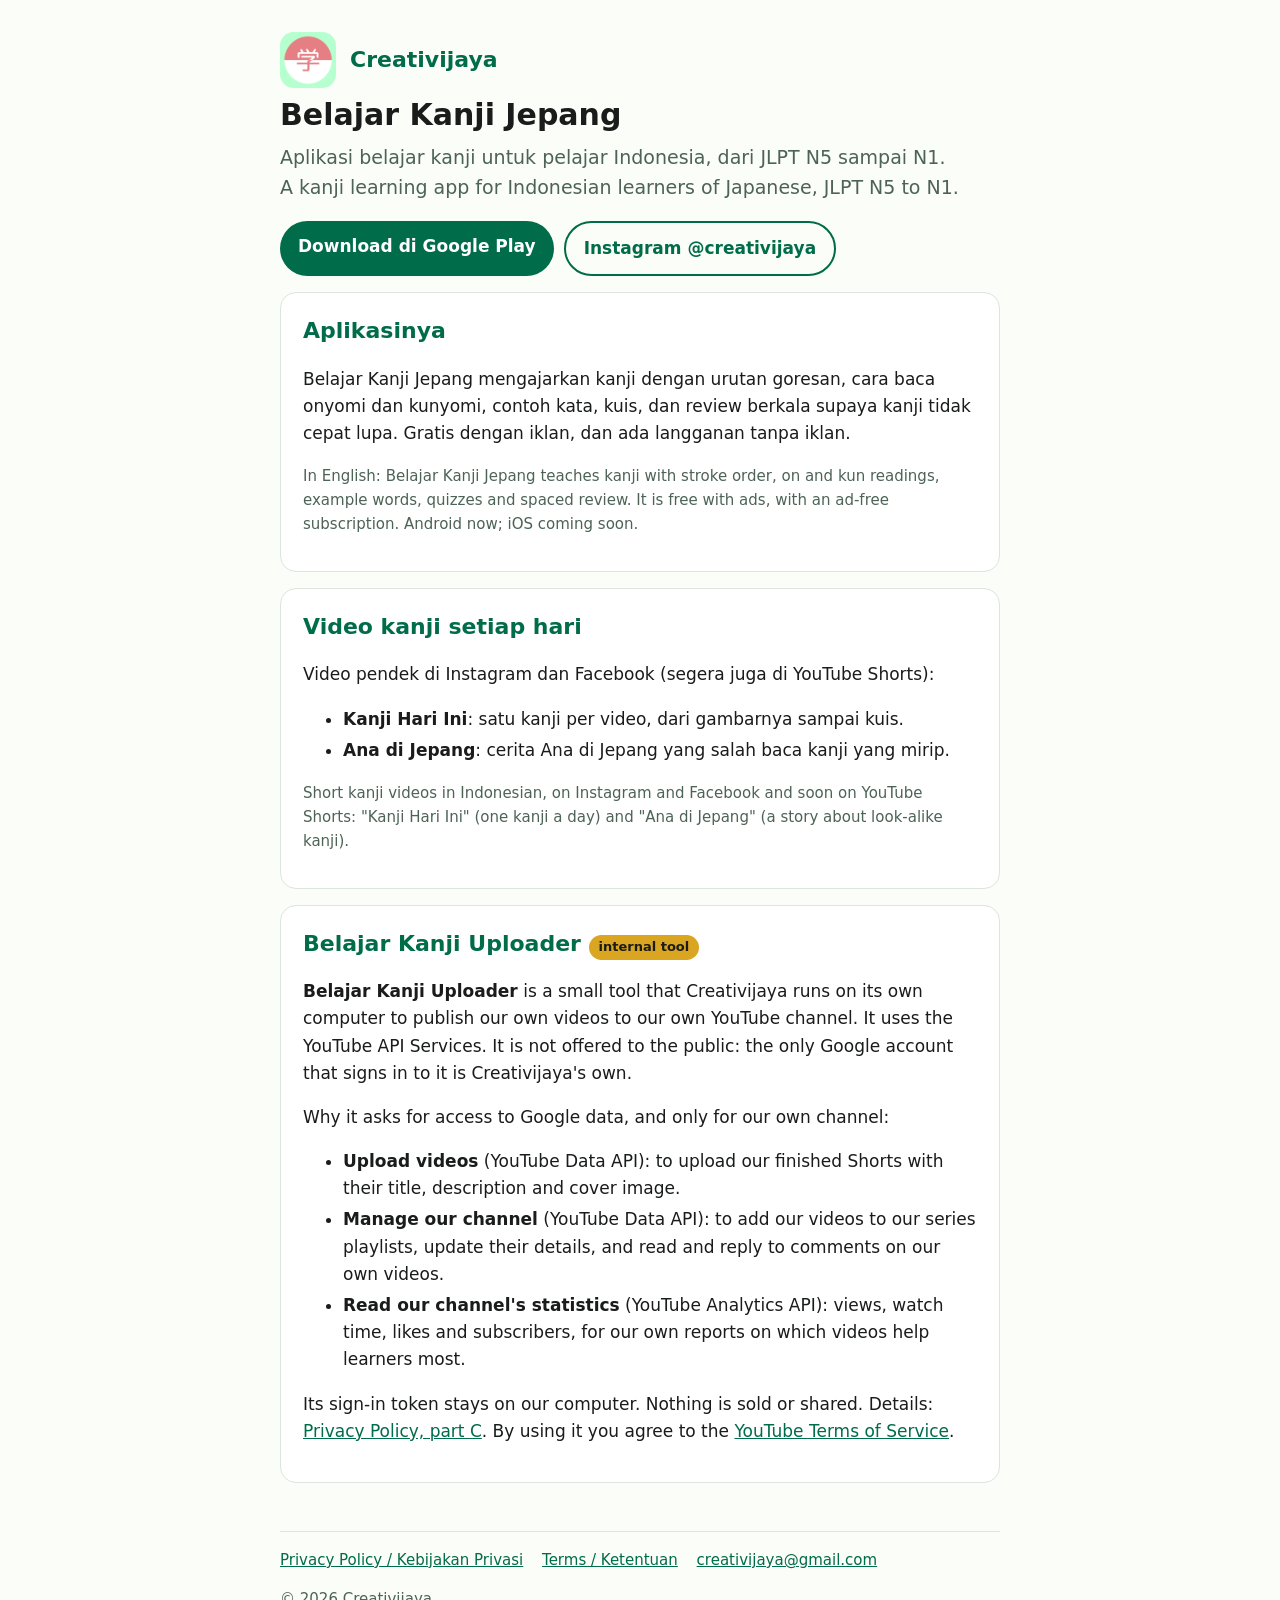
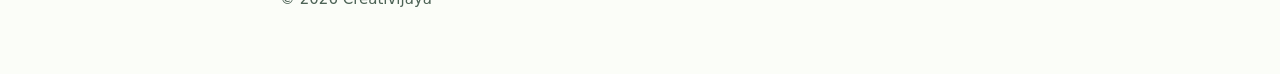
<file: index.html>
<!doctype html>
<html lang="id">
<head>
<meta charset="utf-8">
<meta name="viewport" content="width=device-width, initial-scale=1">
<title>Creativijaya: Belajar Kanji Jepang</title>
<meta name="description" content="Creativijaya makes Belajar Kanji Jepang, a kanji learning app for Indonesian learners of Japanese (JLPT N5 to N1), and short kanji videos.">
<link rel="icon" href="logo.png">
<link rel="stylesheet" href="style.css">
</head>
<body>
<div class="wrap">

<header class="top">
  <img src="logo.png" alt="Belajar Kanji Jepang app icon">
  <a class="name" href="./">Creativijaya</a>
</header>

<h1>Belajar Kanji Jepang</h1>
<p class="lead">Aplikasi belajar kanji untuk pelajar Indonesia, dari JLPT N5 sampai N1.<br>
A kanji learning app for Indonesian learners of Japanese, JLPT N5 to N1.</p>

<div class="buttons">
  <a class="btn" href="https://play.google.com/store/apps/details?id=com.creativijaya.n5_android">Download di Google Play</a>
  <a class="btn alt" href="https://www.instagram.com/creativijaya/">Instagram @creativijaya</a>
</div>

<div class="card">
  <h2>Aplikasinya</h2>
  <p>Belajar Kanji Jepang mengajarkan kanji dengan urutan goresan, cara baca onyomi dan kunyomi, contoh kata, kuis, dan review berkala supaya kanji tidak cepat lupa. Gratis dengan iklan, dan ada langganan tanpa iklan.</p>
  <p class="meta">In English: Belajar Kanji Jepang teaches kanji with stroke order, on and kun readings, example words, quizzes and spaced review. It is free with ads, with an ad-free subscription. Android now; iOS coming soon.</p>
</div>

<div class="card">
  <h2>Video kanji setiap hari</h2>
  <p>Video pendek di Instagram dan Facebook (segera juga di YouTube Shorts):</p>
  <ul>
    <li><b>Kanji Hari Ini</b>: satu kanji per video, dari gambarnya sampai kuis.</li>
    <li><b>Ana di Jepang</b>: cerita Ana di Jepang yang salah baca kanji yang mirip.</li>
  </ul>
  <p class="meta">Short kanji videos in Indonesian, on Instagram and Facebook and soon on YouTube Shorts: "Kanji Hari Ini" (one kanji a day) and "Ana di Jepang" (a story about look-alike kanji).</p>
</div>

<div class="card" id="uploader">
  <h2>Belajar Kanji Uploader <span class="tag">internal tool</span></h2>
  <p><b>Belajar Kanji Uploader</b> is a small tool that Creativijaya runs on its own computer to publish our own videos to our own YouTube channel. It uses the YouTube API Services. It is not offered to the public: the only Google account that signs in to it is Creativijaya's own.</p>
  <p>Why it asks for access to Google data, and only for our own channel:</p>
  <ul>
    <li><b>Upload videos</b> (YouTube Data API): to upload our finished Shorts with their title, description and cover image.</li>
    <li><b>Manage our channel</b> (YouTube Data API): to add our videos to our series playlists, update their details, and read and reply to comments on our own videos.</li>
    <li><b>Read our channel's statistics</b> (YouTube Analytics API): views, watch time, likes and subscribers, for our own reports on which videos help learners most.</li>
  </ul>
  <p>Its sign-in token stays on our computer. Nothing is sold or shared. Details: <a href="privacy.html#uploader">Privacy Policy, part C</a>. By using it you agree to the <a href="https://www.youtube.com/t/terms">YouTube Terms of Service</a>.</p>
</div>

<footer>
  <a href="privacy.html">Privacy Policy / Kebijakan Privasi</a>
  <a href="terms.html">Terms / Ketentuan</a>
  <a href="mailto:creativijaya@gmail.com">creativijaya@gmail.com</a>
  <p>© 2026 Creativijaya</p>
</footer>

</div>
</body>
</html>
</file>
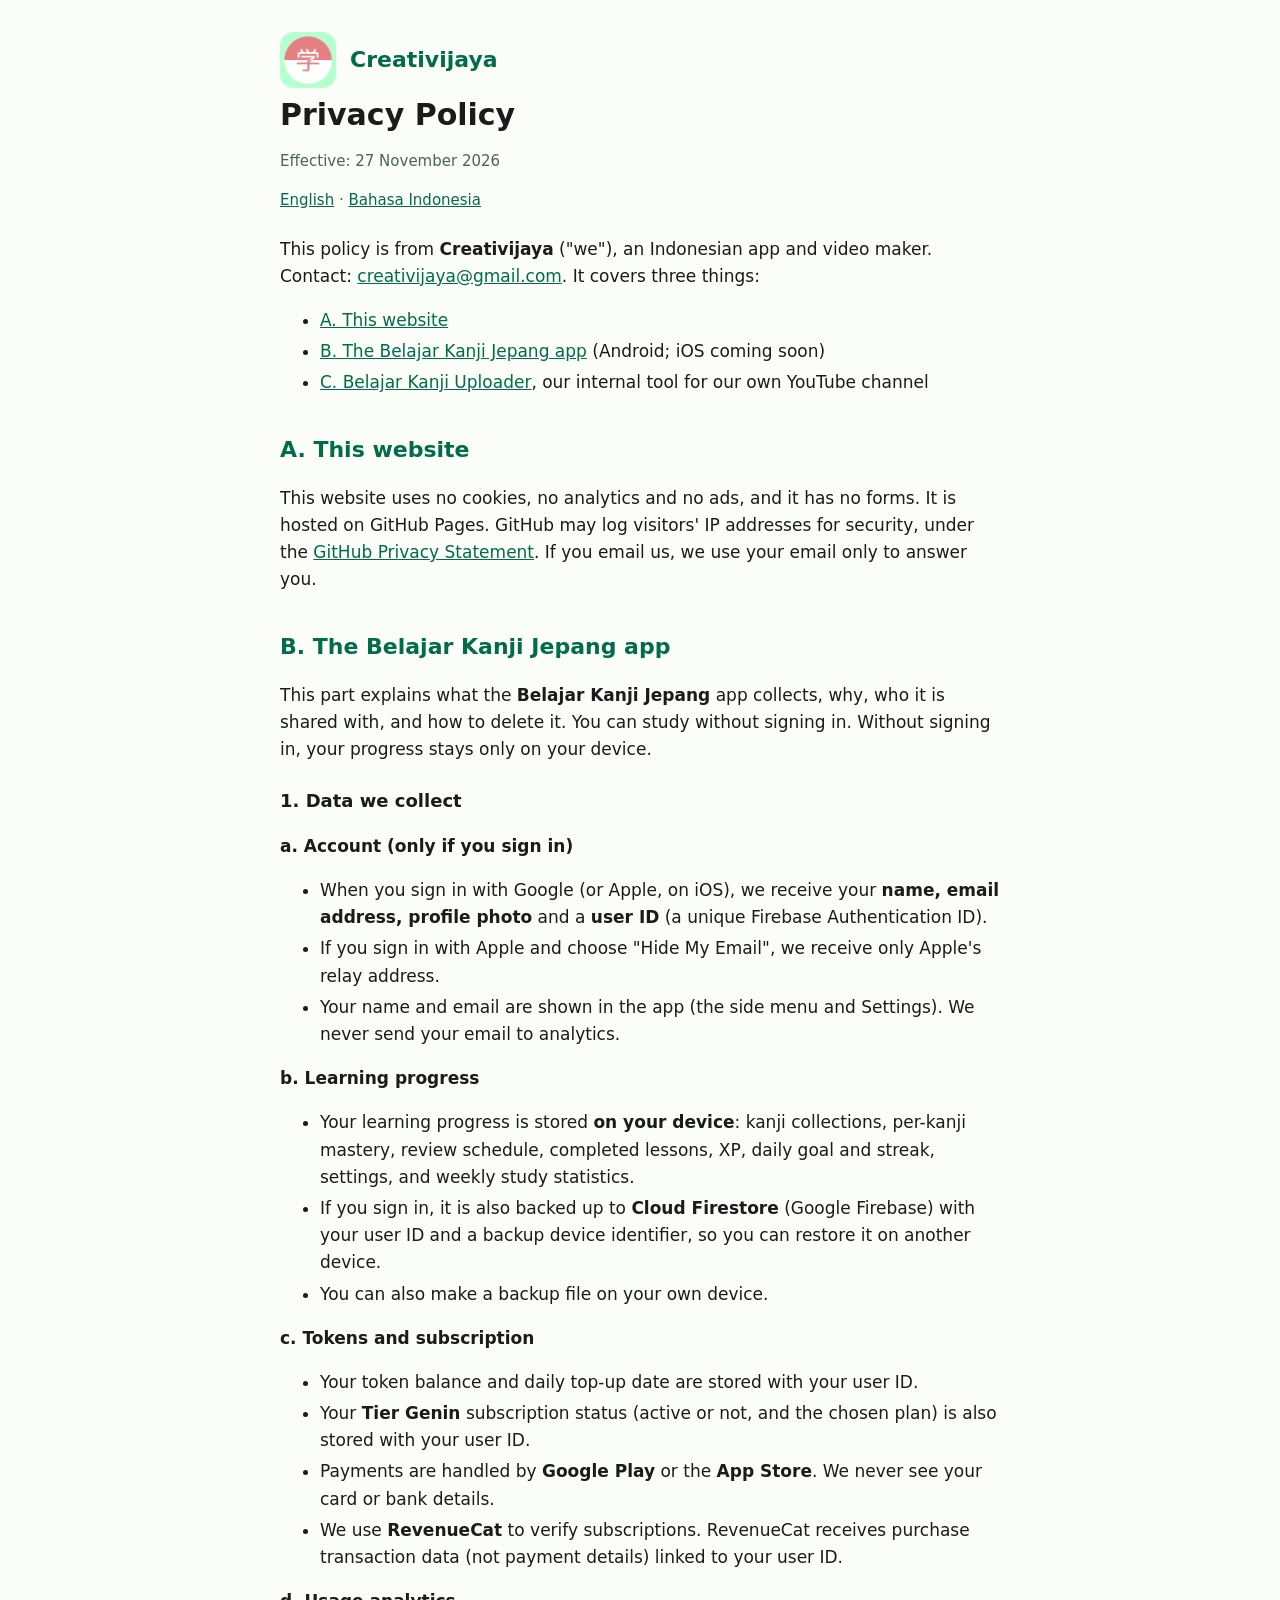
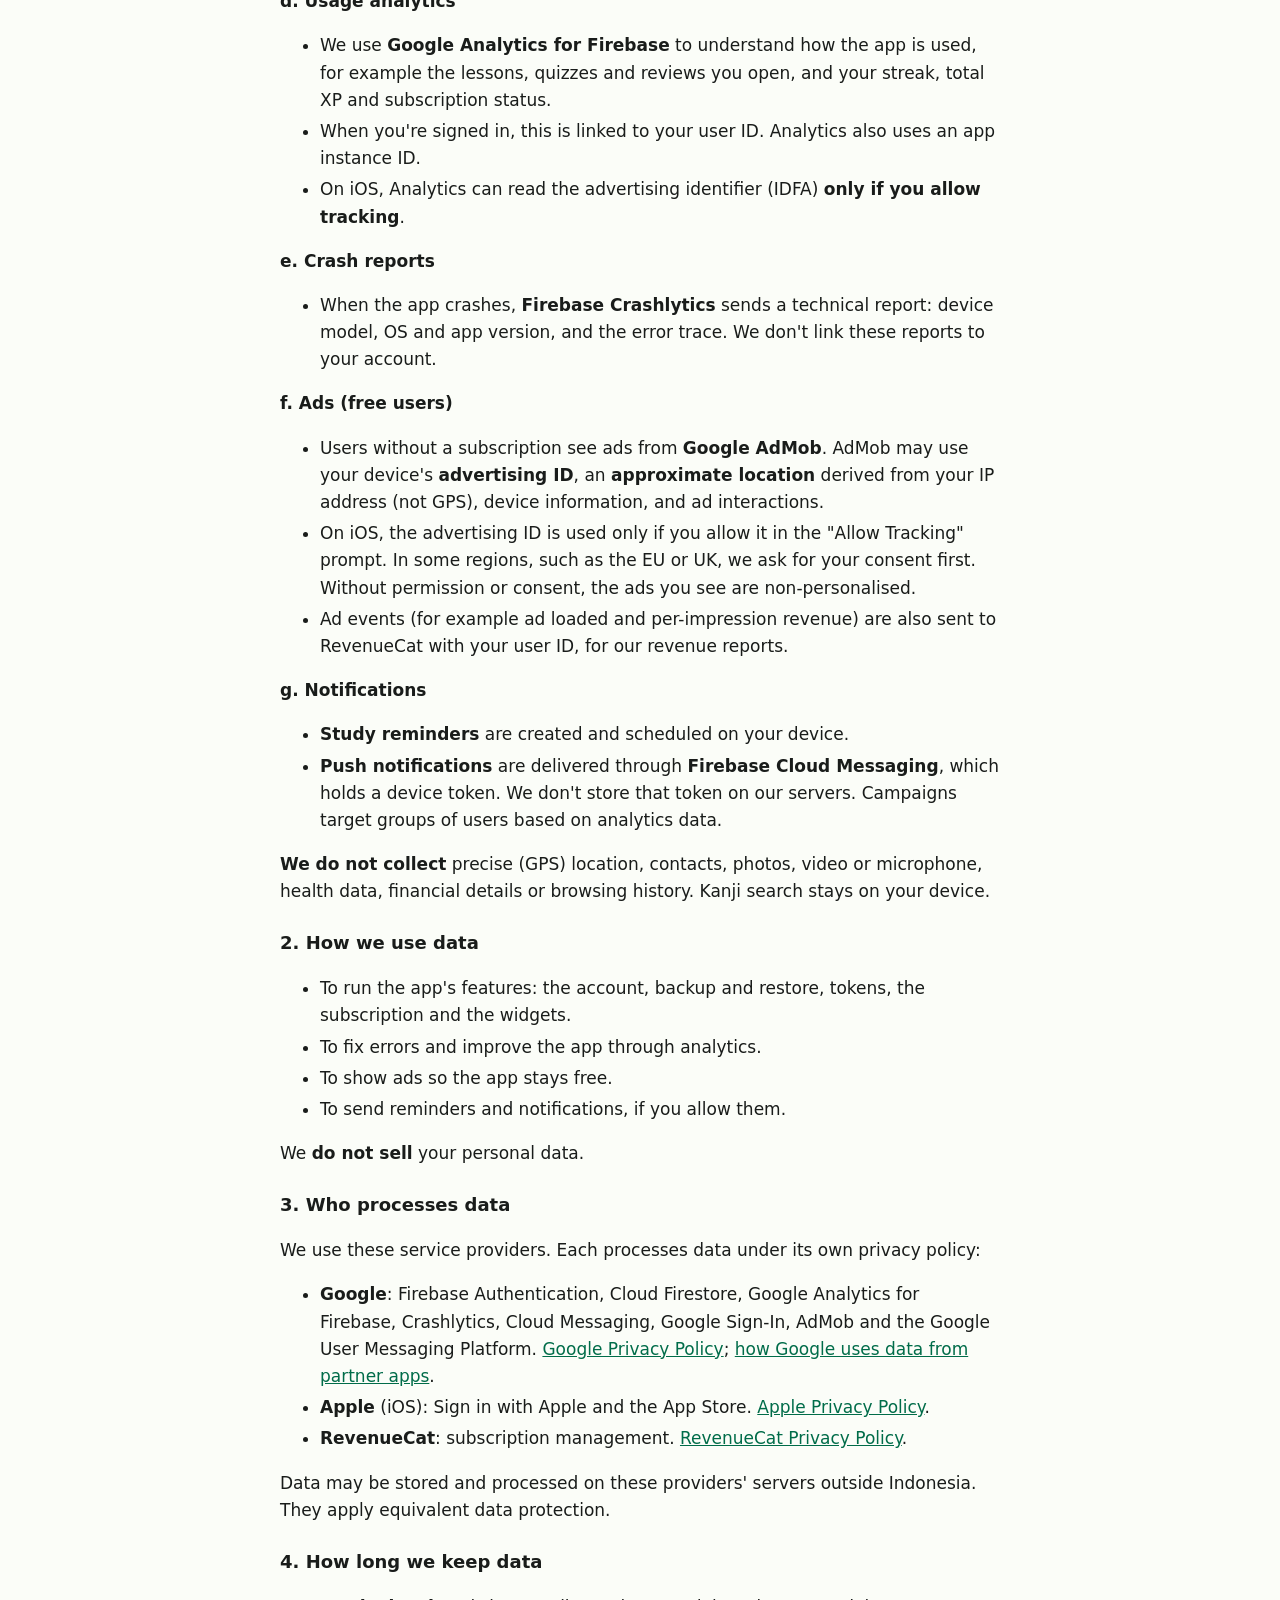
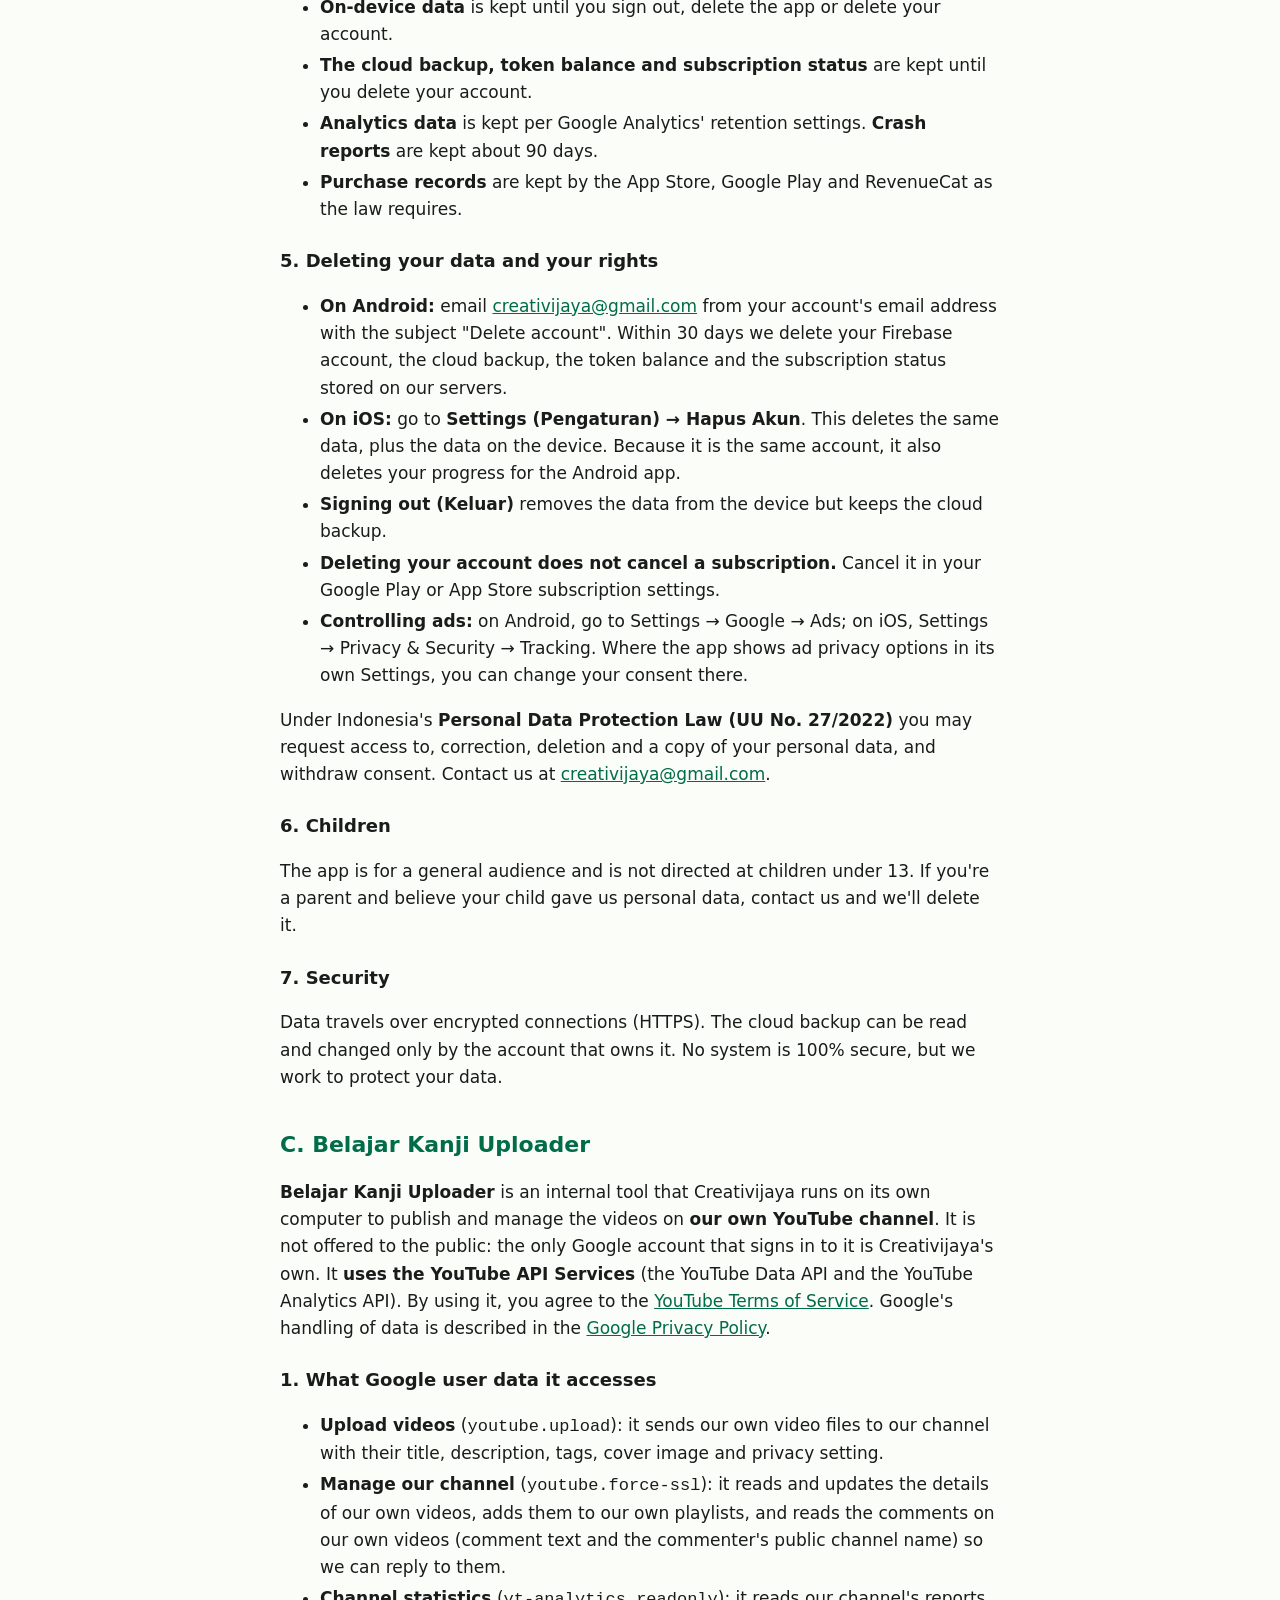
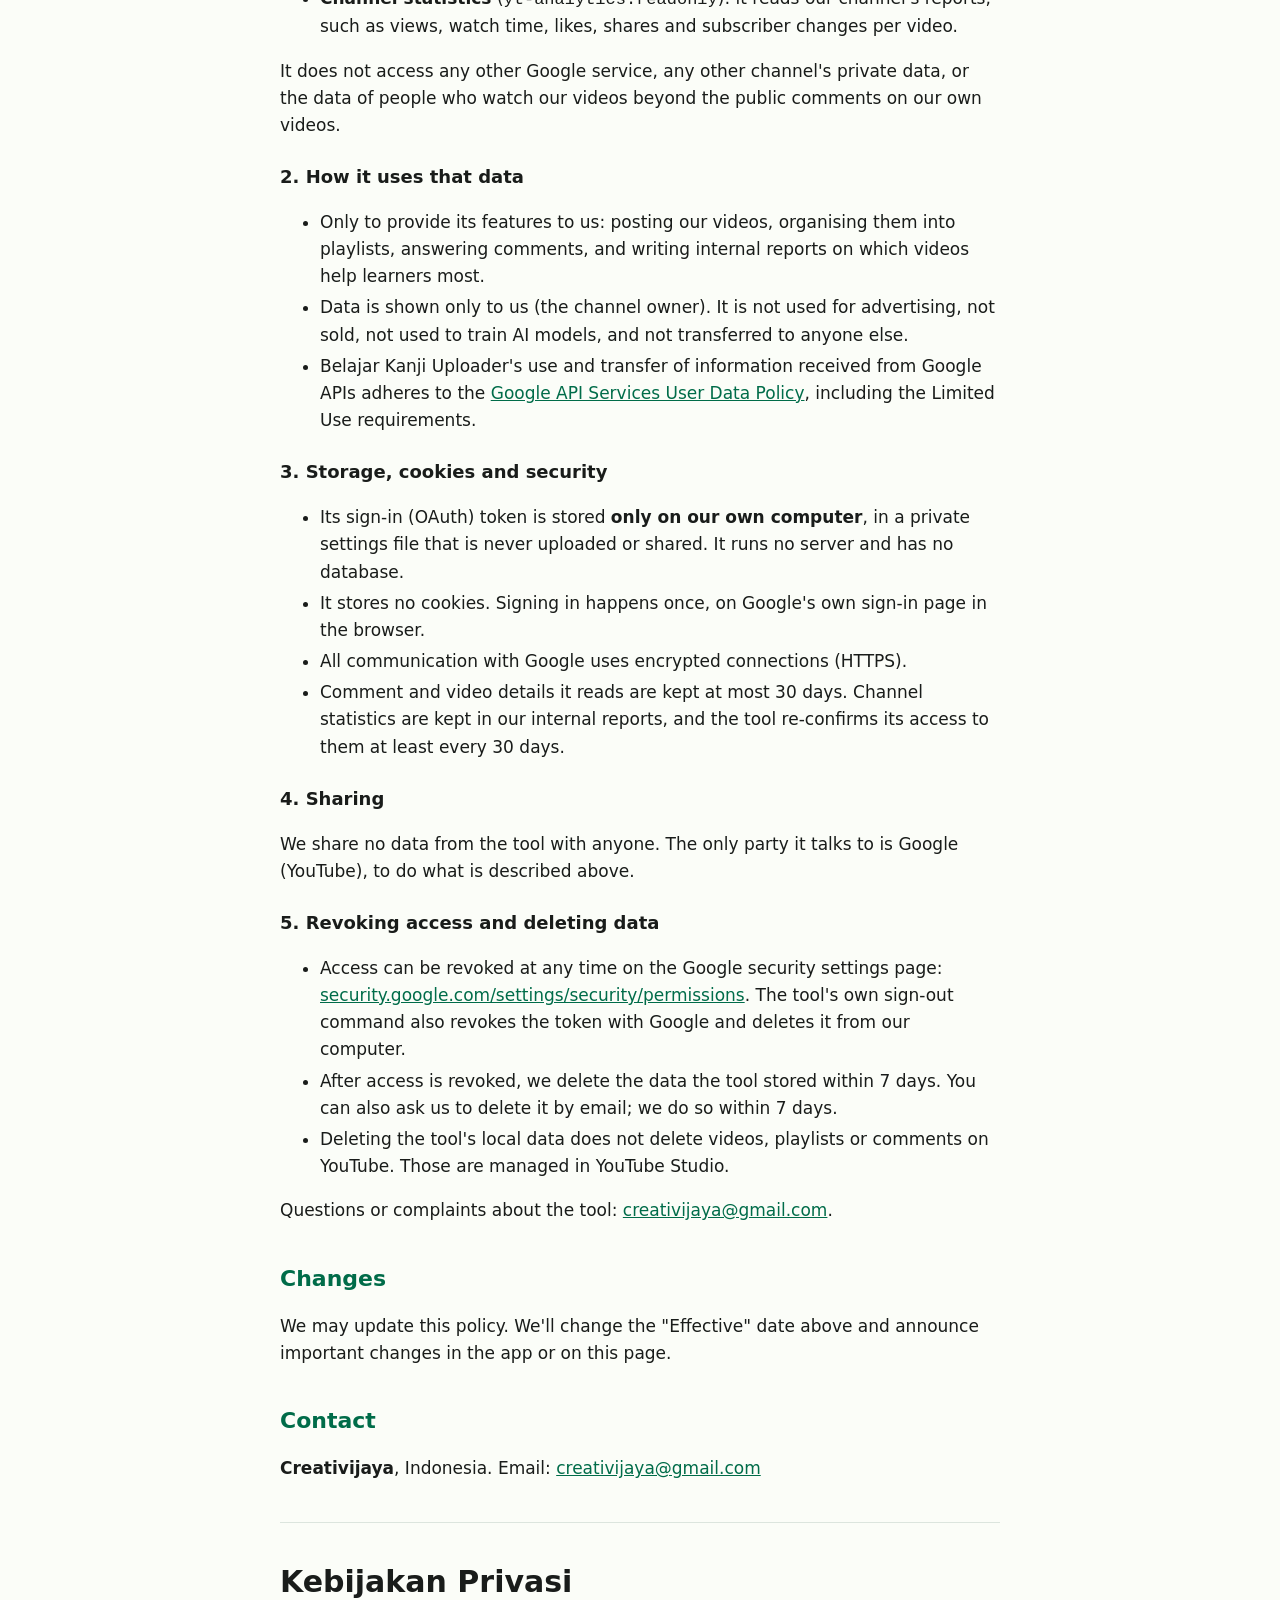
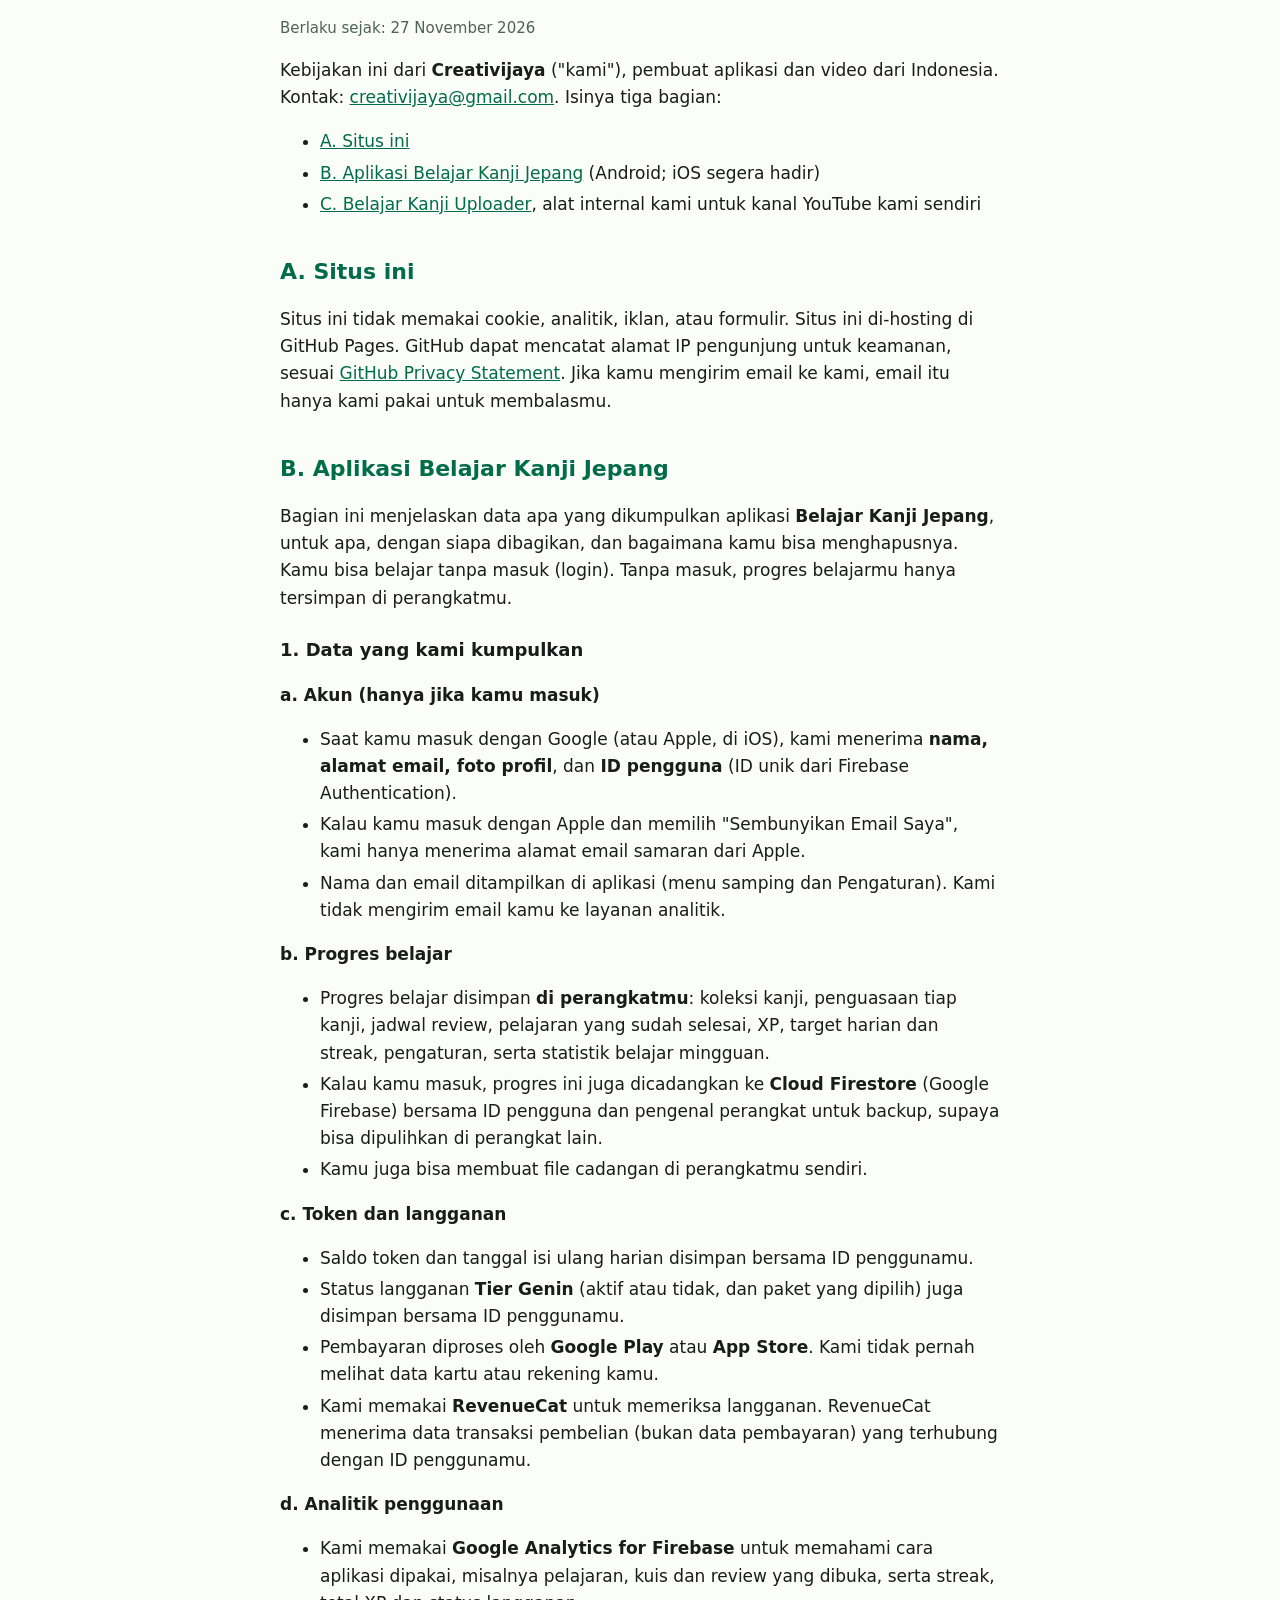
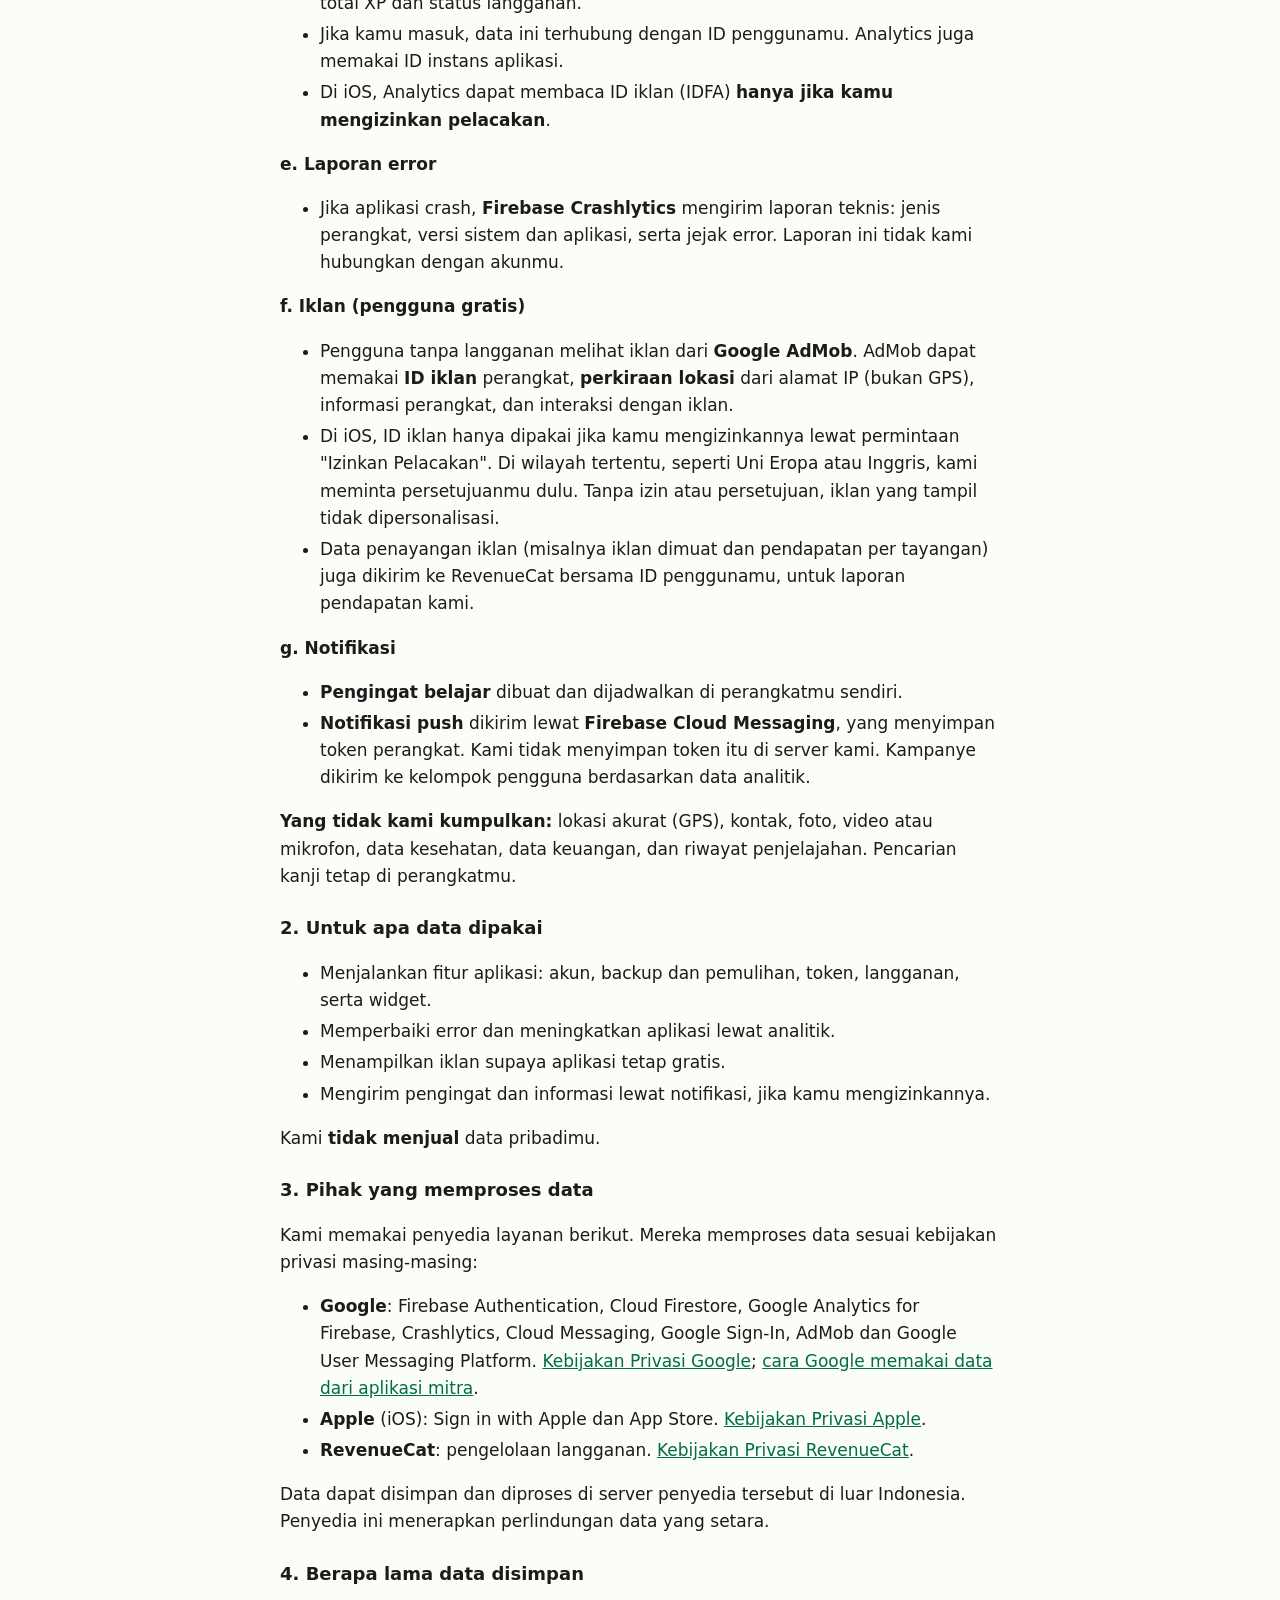
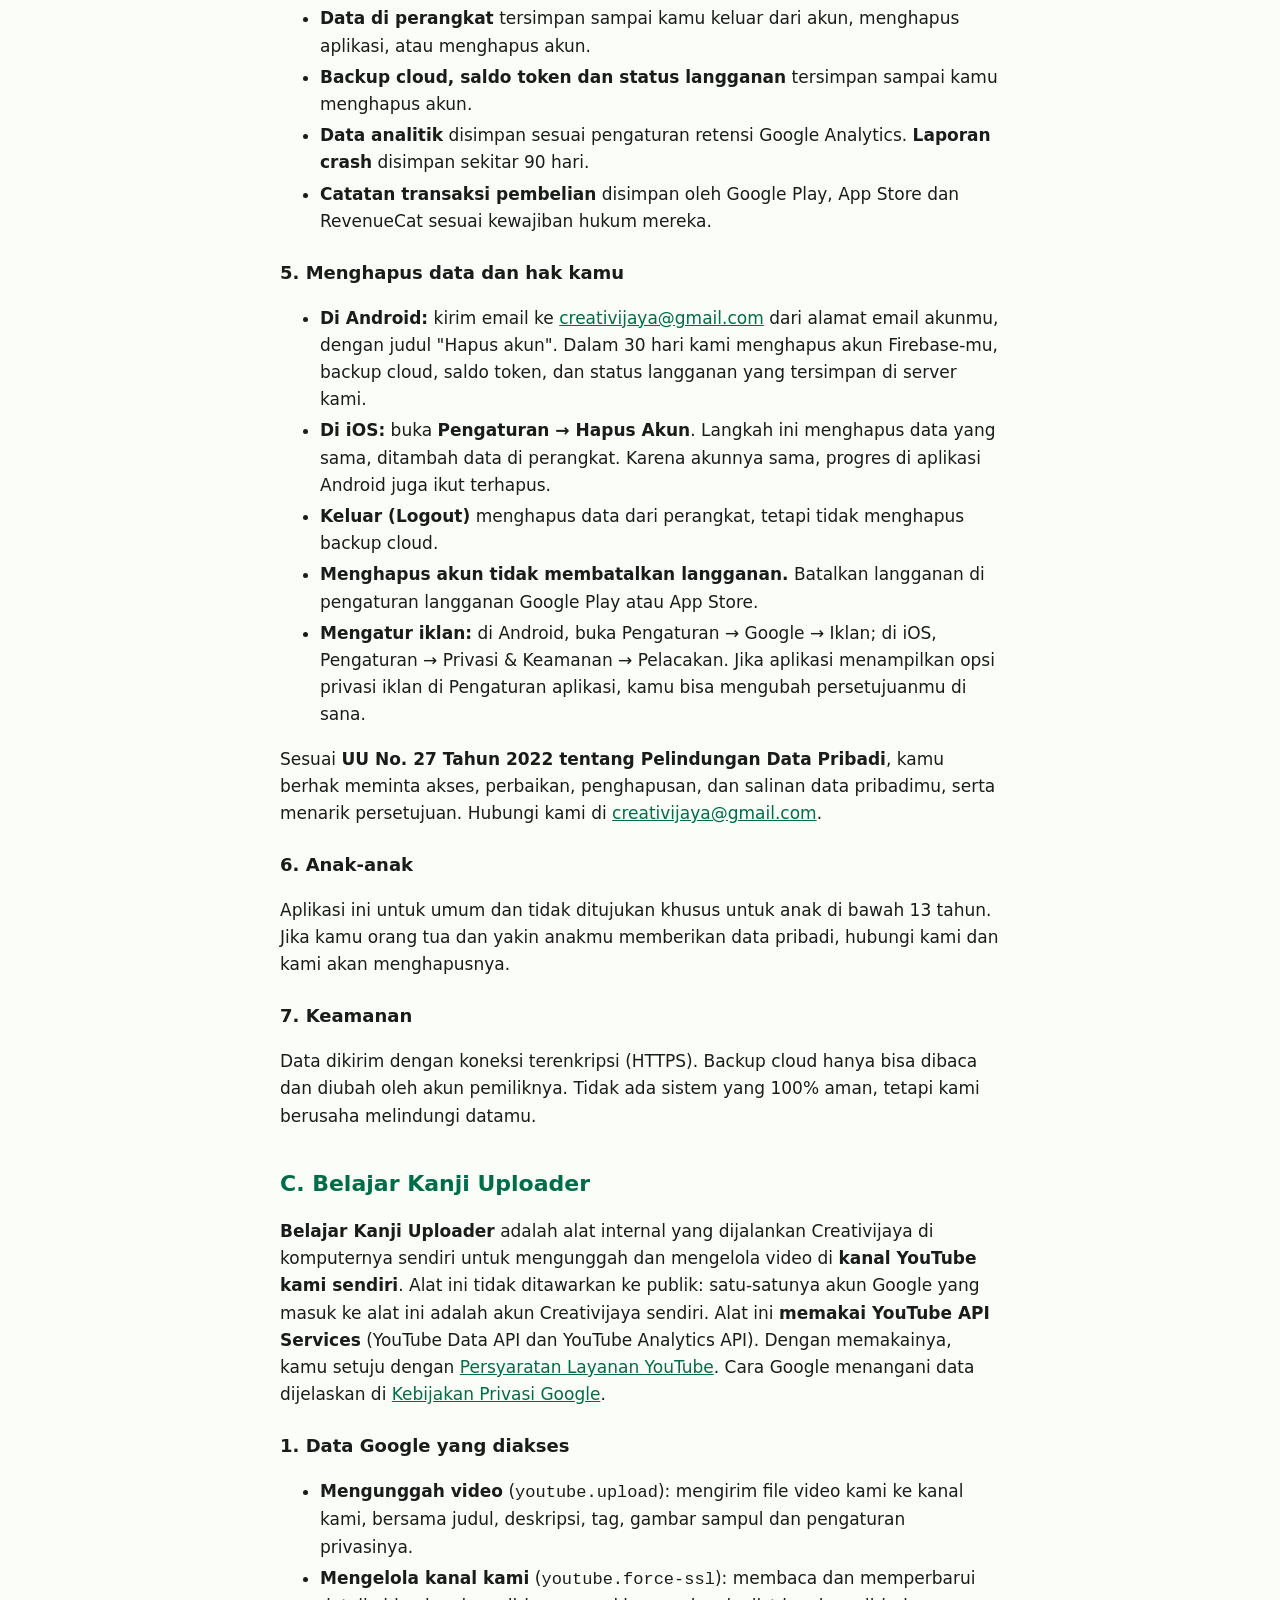
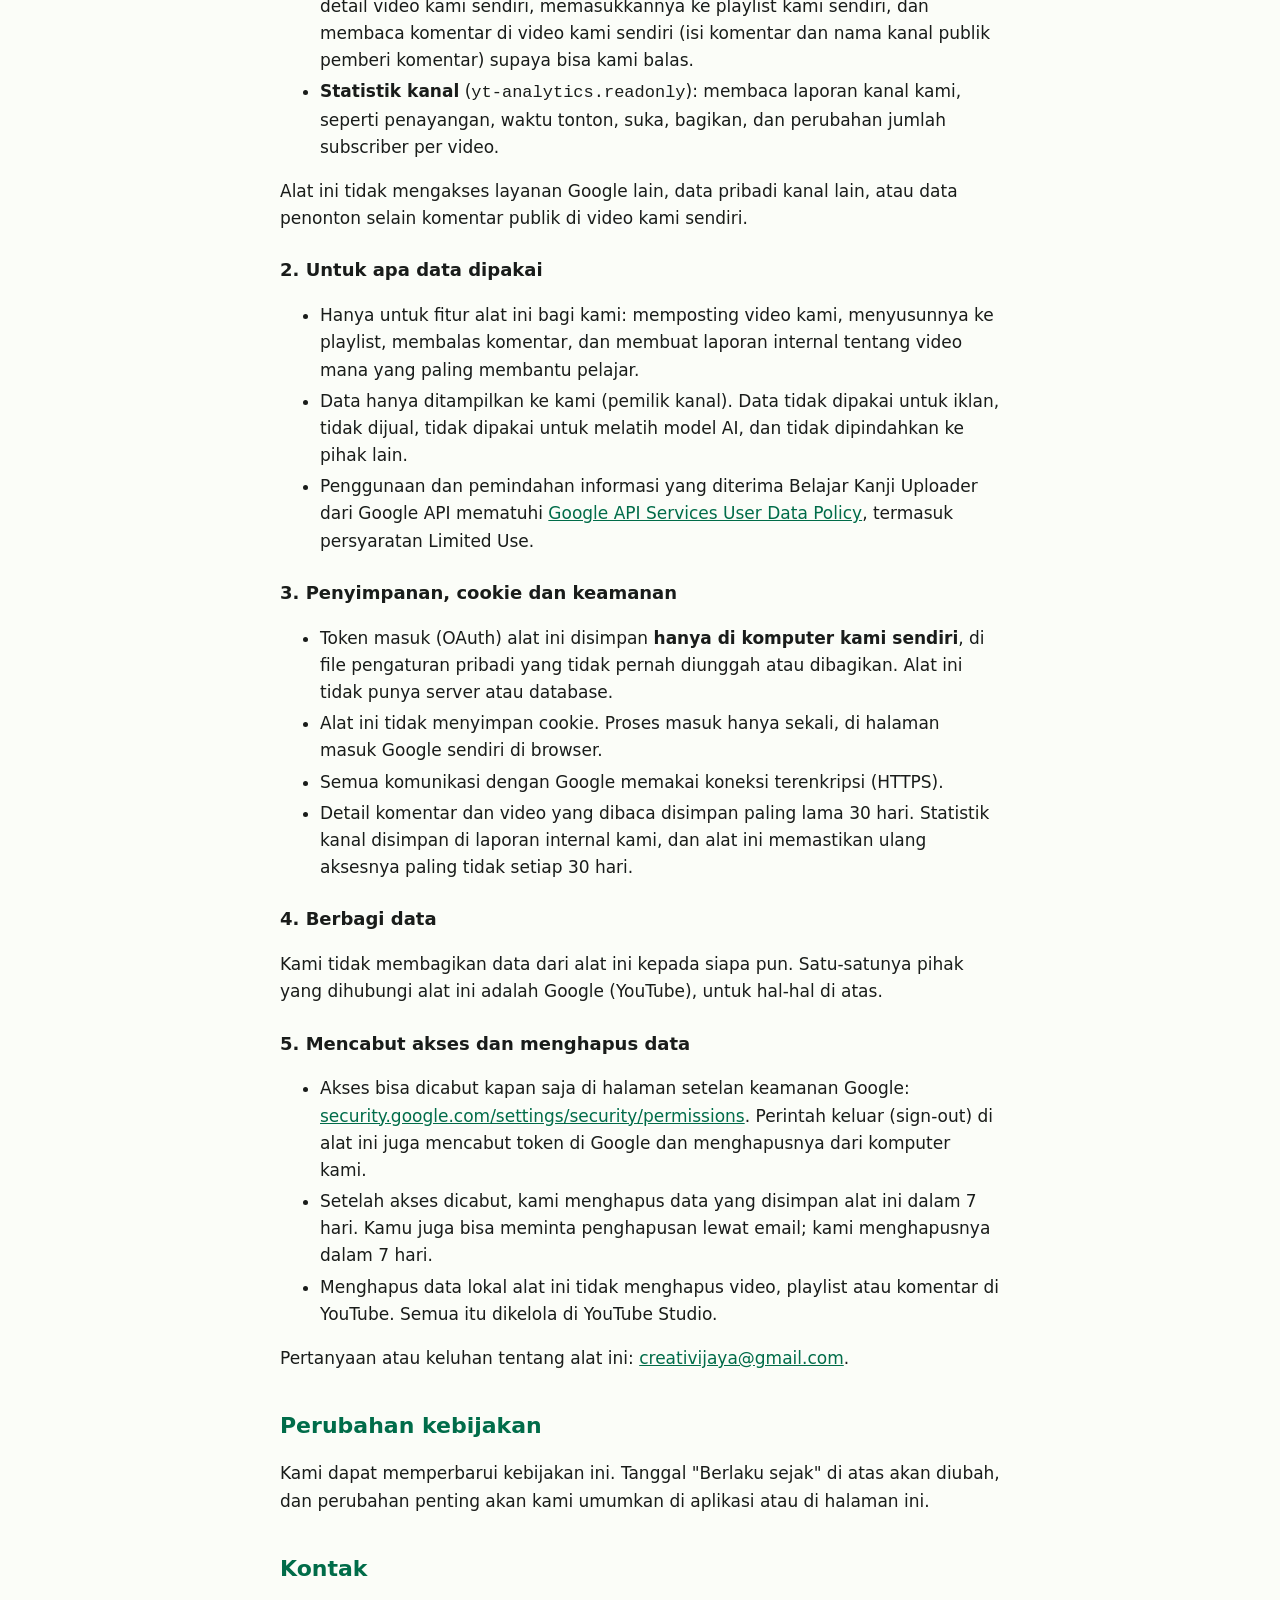
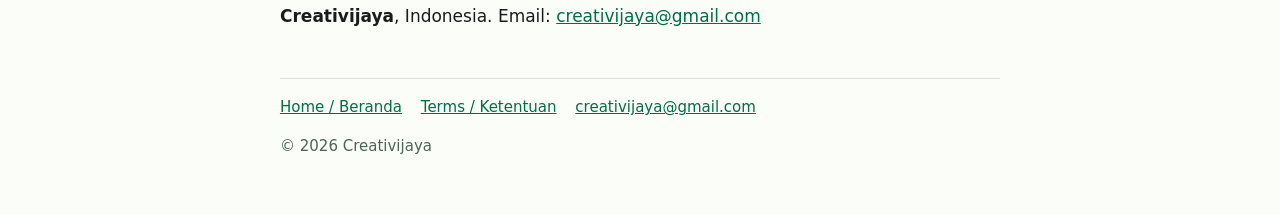
<file: privacy.html>
<!doctype html>
<html lang="en">
<head>
<meta charset="utf-8">
<meta name="viewport" content="width=device-width, initial-scale=1">
<title>Privacy Policy / Kebijakan Privasi: Creativijaya</title>
<link rel="icon" href="logo.png">
<link rel="stylesheet" href="style.css">
</head>
<body>
<div class="wrap">

<header class="top">
  <img src="logo.png" alt="Belajar Kanji Jepang app icon">
  <a class="name" href="./">Creativijaya</a>
</header>

<h1>Privacy Policy</h1>
<p class="meta">Effective: 27 November 2026</p>
<nav class="lang"><a href="#en">English</a> · <a href="#id">Bahasa Indonesia</a></nav>

<section id="en" lang="en">
<p>This policy is from <b>Creativijaya</b> ("we"), an Indonesian app and video maker. Contact: <a href="mailto:creativijaya@gmail.com">creativijaya@gmail.com</a>. It covers three things:</p>
<ul>
  <li><a href="#website">A. This website</a></li>
  <li><a href="#app">B. The Belajar Kanji Jepang app</a> (Android; iOS coming soon)</li>
  <li><a href="#uploader">C. Belajar Kanji Uploader</a>, our internal tool for our own YouTube channel</li>
</ul>

<h2 id="website">A. This website</h2>
<p>This website uses no cookies, no analytics and no ads, and it has no forms. It is hosted on GitHub Pages. GitHub may log visitors' IP addresses for security, under the <a href="https://docs.github.com/en/site-policy/privacy-policies/github-general-privacy-statement">GitHub Privacy Statement</a>. If you email us, we use your email only to answer you.</p>

<h2 id="app">B. The Belajar Kanji Jepang app</h2>
<p>This part explains what the <b>Belajar Kanji Jepang</b> app collects, why, who it is shared with, and how to delete it. You can study without signing in. Without signing in, your progress stays only on your device.</p>

<h3>1. Data we collect</h3>
<p><b>a. Account (only if you sign in)</b></p>
<ul>
  <li>When you sign in with Google (or Apple, on iOS), we receive your <b>name, email address, profile photo</b> and a <b>user ID</b> (a unique Firebase Authentication ID).</li>
  <li>If you sign in with Apple and choose "Hide My Email", we receive only Apple's relay address.</li>
  <li>Your name and email are shown in the app (the side menu and Settings). We never send your email to analytics.</li>
</ul>
<p><b>b. Learning progress</b></p>
<ul>
  <li>Your learning progress is stored <b>on your device</b>: kanji collections, per-kanji mastery, review schedule, completed lessons, XP, daily goal and streak, settings, and weekly study statistics.</li>
  <li>If you sign in, it is also backed up to <b>Cloud Firestore</b> (Google Firebase) with your user ID and a backup device identifier, so you can restore it on another device.</li>
  <li>You can also make a backup file on your own device.</li>
</ul>
<p><b>c. Tokens and subscription</b></p>
<ul>
  <li>Your token balance and daily top-up date are stored with your user ID.</li>
  <li>Your <b>Tier Genin</b> subscription status (active or not, and the chosen plan) is also stored with your user ID.</li>
  <li>Payments are handled by <b>Google Play</b> or the <b>App Store</b>. We never see your card or bank details.</li>
  <li>We use <b>RevenueCat</b> to verify subscriptions. RevenueCat receives purchase transaction data (not payment details) linked to your user ID.</li>
</ul>
<p><b>d. Usage analytics</b></p>
<ul>
  <li>We use <b>Google Analytics for Firebase</b> to understand how the app is used, for example the lessons, quizzes and reviews you open, and your streak, total XP and subscription status.</li>
  <li>When you're signed in, this is linked to your user ID. Analytics also uses an app instance ID.</li>
  <li>On iOS, Analytics can read the advertising identifier (IDFA) <b>only if you allow tracking</b>.</li>
</ul>
<p><b>e. Crash reports</b></p>
<ul>
  <li>When the app crashes, <b>Firebase Crashlytics</b> sends a technical report: device model, OS and app version, and the error trace. We don't link these reports to your account.</li>
</ul>
<p><b>f. Ads (free users)</b></p>
<ul>
  <li>Users without a subscription see ads from <b>Google AdMob</b>. AdMob may use your device's <b>advertising ID</b>, an <b>approximate location</b> derived from your IP address (not GPS), device information, and ad interactions.</li>
  <li>On iOS, the advertising ID is used only if you allow it in the "Allow Tracking" prompt. In some regions, such as the EU or UK, we ask for your consent first. Without permission or consent, the ads you see are non-personalised.</li>
  <li>Ad events (for example ad loaded and per-impression revenue) are also sent to RevenueCat with your user ID, for our revenue reports.</li>
</ul>
<p><b>g. Notifications</b></p>
<ul>
  <li><b>Study reminders</b> are created and scheduled on your device.</li>
  <li><b>Push notifications</b> are delivered through <b>Firebase Cloud Messaging</b>, which holds a device token. We don't store that token on our servers. Campaigns target groups of users based on analytics data.</li>
</ul>
<p><b>We do not collect</b> precise (GPS) location, contacts, photos, video or microphone, health data, financial details or browsing history. Kanji search stays on your device.</p>

<h3>2. How we use data</h3>
<ul>
  <li>To run the app's features: the account, backup and restore, tokens, the subscription and the widgets.</li>
  <li>To fix errors and improve the app through analytics.</li>
  <li>To show ads so the app stays free.</li>
  <li>To send reminders and notifications, if you allow them.</li>
</ul>
<p>We <b>do not sell</b> your personal data.</p>

<h3>3. Who processes data</h3>
<p>We use these service providers. Each processes data under its own privacy policy:</p>
<ul>
  <li><b>Google</b>: Firebase Authentication, Cloud Firestore, Google Analytics for Firebase, Crashlytics, Cloud Messaging, Google Sign-In, AdMob and the Google User Messaging Platform. <a href="https://policies.google.com/privacy">Google Privacy Policy</a>; <a href="https://policies.google.com/technologies/partner-sites">how Google uses data from partner apps</a>.</li>
  <li><b>Apple</b> (iOS): Sign in with Apple and the App Store. <a href="https://www.apple.com/legal/privacy/">Apple Privacy Policy</a>.</li>
  <li><b>RevenueCat</b>: subscription management. <a href="https://www.revenuecat.com/privacy">RevenueCat Privacy Policy</a>.</li>
</ul>
<p>Data may be stored and processed on these providers' servers outside Indonesia. They apply equivalent data protection.</p>

<h3>4. How long we keep data</h3>
<ul>
  <li><b>On-device data</b> is kept until you sign out, delete the app or delete your account.</li>
  <li><b>The cloud backup, token balance and subscription status</b> are kept until you delete your account.</li>
  <li><b>Analytics data</b> is kept per Google Analytics' retention settings. <b>Crash reports</b> are kept about 90 days.</li>
  <li><b>Purchase records</b> are kept by the App Store, Google Play and RevenueCat as the law requires.</li>
</ul>

<h3>5. Deleting your data and your rights</h3>
<ul>
  <li><b>On Android:</b> email <a href="mailto:creativijaya@gmail.com">creativijaya@gmail.com</a> from your account's email address with the subject "Delete account". Within 30 days we delete your Firebase account, the cloud backup, the token balance and the subscription status stored on our servers.</li>
  <li><b>On iOS:</b> go to <b>Settings (Pengaturan) → Hapus Akun</b>. This deletes the same data, plus the data on the device. Because it is the same account, it also deletes your progress for the Android app.</li>
  <li><b>Signing out (Keluar)</b> removes the data from the device but keeps the cloud backup.</li>
  <li><b>Deleting your account does not cancel a subscription.</b> Cancel it in your Google Play or App Store subscription settings.</li>
  <li><b>Controlling ads:</b> on Android, go to Settings → Google → Ads; on iOS, Settings → Privacy &amp; Security → Tracking. Where the app shows ad privacy options in its own Settings, you can change your consent there.</li>
</ul>
<p>Under Indonesia's <b>Personal Data Protection Law (UU No. 27/2022)</b> you may request access to, correction, deletion and a copy of your personal data, and withdraw consent. Contact us at <a href="mailto:creativijaya@gmail.com">creativijaya@gmail.com</a>.</p>

<h3>6. Children</h3>
<p>The app is for a general audience and is not directed at children under 13. If you're a parent and believe your child gave us personal data, contact us and we'll delete it.</p>

<h3>7. Security</h3>
<p>Data travels over encrypted connections (HTTPS). The cloud backup can be read and changed only by the account that owns it. No system is 100% secure, but we work to protect your data.</p>

<h2 id="uploader">C. Belajar Kanji Uploader</h2>
<p><b>Belajar Kanji Uploader</b> is an internal tool that Creativijaya runs on its own computer to publish and manage the videos on <b>our own YouTube channel</b>. It is not offered to the public: the only Google account that signs in to it is Creativijaya's own. It <b>uses the YouTube API Services</b> (the YouTube Data API and the YouTube Analytics API). By using it, you agree to the <a href="https://www.youtube.com/t/terms">YouTube Terms of Service</a>. Google's handling of data is described in the <a href="https://policies.google.com/privacy">Google Privacy Policy</a>.</p>

<h3>1. What Google user data it accesses</h3>
<ul>
  <li><b>Upload videos</b> (<code>youtube.upload</code>): it sends our own video files to our channel with their title, description, tags, cover image and privacy setting.</li>
  <li><b>Manage our channel</b> (<code>youtube.force-ssl</code>): it reads and updates the details of our own videos, adds them to our own playlists, and reads the comments on our own videos (comment text and the commenter's public channel name) so we can reply to them.</li>
  <li><b>Channel statistics</b> (<code>yt-analytics.readonly</code>): it reads our channel's reports, such as views, watch time, likes, shares and subscriber changes per video.</li>
</ul>
<p>It does not access any other Google service, any other channel's private data, or the data of people who watch our videos beyond the public comments on our own videos.</p>

<h3>2. How it uses that data</h3>
<ul>
  <li>Only to provide its features to us: posting our videos, organising them into playlists, answering comments, and writing internal reports on which videos help learners most.</li>
  <li>Data is shown only to us (the channel owner). It is not used for advertising, not sold, not used to train AI models, and not transferred to anyone else.</li>
  <li>Belajar Kanji Uploader's use and transfer of information received from Google APIs adheres to the <a href="https://developers.google.com/terms/api-services-user-data-policy">Google API Services User Data Policy</a>, including the Limited Use requirements.</li>
</ul>

<h3>3. Storage, cookies and security</h3>
<ul>
  <li>Its sign-in (OAuth) token is stored <b>only on our own computer</b>, in a private settings file that is never uploaded or shared. It runs no server and has no database.</li>
  <li>It stores no cookies. Signing in happens once, on Google's own sign-in page in the browser.</li>
  <li>All communication with Google uses encrypted connections (HTTPS).</li>
  <li>Comment and video details it reads are kept at most 30 days. Channel statistics are kept in our internal reports, and the tool re-confirms its access to them at least every 30 days.</li>
</ul>

<h3>4. Sharing</h3>
<p>We share no data from the tool with anyone. The only party it talks to is Google (YouTube), to do what is described above.</p>

<h3>5. Revoking access and deleting data</h3>
<ul>
  <li>Access can be revoked at any time on the Google security settings page: <a href="https://security.google.com/settings/security/permissions">security.google.com/settings/security/permissions</a>. The tool's own sign-out command also revokes the token with Google and deletes it from our computer.</li>
  <li>After access is revoked, we delete the data the tool stored within 7 days. You can also ask us to delete it by email; we do so within 7 days.</li>
  <li>Deleting the tool's local data does not delete videos, playlists or comments on YouTube. Those are managed in YouTube Studio.</li>
</ul>
<p>Questions or complaints about the tool: <a href="mailto:creativijaya@gmail.com">creativijaya@gmail.com</a>.</p>

<h2>Changes</h2>
<p>We may update this policy. We'll change the "Effective" date above and announce important changes in the app or on this page.</p>

<h2>Contact</h2>
<p><b>Creativijaya</b>, Indonesia. Email: <a href="mailto:creativijaya@gmail.com">creativijaya@gmail.com</a></p>
</section>

<hr>

<section id="id" lang="id">
<h1>Kebijakan Privasi</h1>
<p class="meta">Berlaku sejak: 27 November 2026</p>
<p>Kebijakan ini dari <b>Creativijaya</b> ("kami"), pembuat aplikasi dan video dari Indonesia. Kontak: <a href="mailto:creativijaya@gmail.com">creativijaya@gmail.com</a>. Isinya tiga bagian:</p>
<ul>
  <li><a href="#situs">A. Situs ini</a></li>
  <li><a href="#aplikasi">B. Aplikasi Belajar Kanji Jepang</a> (Android; iOS segera hadir)</li>
  <li><a href="#pengunggah">C. Belajar Kanji Uploader</a>, alat internal kami untuk kanal YouTube kami sendiri</li>
</ul>

<h2 id="situs">A. Situs ini</h2>
<p>Situs ini tidak memakai cookie, analitik, iklan, atau formulir. Situs ini di-hosting di GitHub Pages. GitHub dapat mencatat alamat IP pengunjung untuk keamanan, sesuai <a href="https://docs.github.com/en/site-policy/privacy-policies/github-general-privacy-statement">GitHub Privacy Statement</a>. Jika kamu mengirim email ke kami, email itu hanya kami pakai untuk membalasmu.</p>

<h2 id="aplikasi">B. Aplikasi Belajar Kanji Jepang</h2>
<p>Bagian ini menjelaskan data apa yang dikumpulkan aplikasi <b>Belajar Kanji Jepang</b>, untuk apa, dengan siapa dibagikan, dan bagaimana kamu bisa menghapusnya. Kamu bisa belajar tanpa masuk (login). Tanpa masuk, progres belajarmu hanya tersimpan di perangkatmu.</p>

<h3>1. Data yang kami kumpulkan</h3>
<p><b>a. Akun (hanya jika kamu masuk)</b></p>
<ul>
  <li>Saat kamu masuk dengan Google (atau Apple, di iOS), kami menerima <b>nama, alamat email, foto profil</b>, dan <b>ID pengguna</b> (ID unik dari Firebase Authentication).</li>
  <li>Kalau kamu masuk dengan Apple dan memilih "Sembunyikan Email Saya", kami hanya menerima alamat email samaran dari Apple.</li>
  <li>Nama dan email ditampilkan di aplikasi (menu samping dan Pengaturan). Kami tidak mengirim email kamu ke layanan analitik.</li>
</ul>
<p><b>b. Progres belajar</b></p>
<ul>
  <li>Progres belajar disimpan <b>di perangkatmu</b>: koleksi kanji, penguasaan tiap kanji, jadwal review, pelajaran yang sudah selesai, XP, target harian dan streak, pengaturan, serta statistik belajar mingguan.</li>
  <li>Kalau kamu masuk, progres ini juga dicadangkan ke <b>Cloud Firestore</b> (Google Firebase) bersama ID pengguna dan pengenal perangkat untuk backup, supaya bisa dipulihkan di perangkat lain.</li>
  <li>Kamu juga bisa membuat file cadangan di perangkatmu sendiri.</li>
</ul>
<p><b>c. Token dan langganan</b></p>
<ul>
  <li>Saldo token dan tanggal isi ulang harian disimpan bersama ID penggunamu.</li>
  <li>Status langganan <b>Tier Genin</b> (aktif atau tidak, dan paket yang dipilih) juga disimpan bersama ID penggunamu.</li>
  <li>Pembayaran diproses oleh <b>Google Play</b> atau <b>App Store</b>. Kami tidak pernah melihat data kartu atau rekening kamu.</li>
  <li>Kami memakai <b>RevenueCat</b> untuk memeriksa langganan. RevenueCat menerima data transaksi pembelian (bukan data pembayaran) yang terhubung dengan ID penggunamu.</li>
</ul>
<p><b>d. Analitik penggunaan</b></p>
<ul>
  <li>Kami memakai <b>Google Analytics for Firebase</b> untuk memahami cara aplikasi dipakai, misalnya pelajaran, kuis dan review yang dibuka, serta streak, total XP dan status langganan.</li>
  <li>Jika kamu masuk, data ini terhubung dengan ID penggunamu. Analytics juga memakai ID instans aplikasi.</li>
  <li>Di iOS, Analytics dapat membaca ID iklan (IDFA) <b>hanya jika kamu mengizinkan pelacakan</b>.</li>
</ul>
<p><b>e. Laporan error</b></p>
<ul>
  <li>Jika aplikasi crash, <b>Firebase Crashlytics</b> mengirim laporan teknis: jenis perangkat, versi sistem dan aplikasi, serta jejak error. Laporan ini tidak kami hubungkan dengan akunmu.</li>
</ul>
<p><b>f. Iklan (pengguna gratis)</b></p>
<ul>
  <li>Pengguna tanpa langganan melihat iklan dari <b>Google AdMob</b>. AdMob dapat memakai <b>ID iklan</b> perangkat, <b>perkiraan lokasi</b> dari alamat IP (bukan GPS), informasi perangkat, dan interaksi dengan iklan.</li>
  <li>Di iOS, ID iklan hanya dipakai jika kamu mengizinkannya lewat permintaan "Izinkan Pelacakan". Di wilayah tertentu, seperti Uni Eropa atau Inggris, kami meminta persetujuanmu dulu. Tanpa izin atau persetujuan, iklan yang tampil tidak dipersonalisasi.</li>
  <li>Data penayangan iklan (misalnya iklan dimuat dan pendapatan per tayangan) juga dikirim ke RevenueCat bersama ID penggunamu, untuk laporan pendapatan kami.</li>
</ul>
<p><b>g. Notifikasi</b></p>
<ul>
  <li><b>Pengingat belajar</b> dibuat dan dijadwalkan di perangkatmu sendiri.</li>
  <li><b>Notifikasi push</b> dikirim lewat <b>Firebase Cloud Messaging</b>, yang menyimpan token perangkat. Kami tidak menyimpan token itu di server kami. Kampanye dikirim ke kelompok pengguna berdasarkan data analitik.</li>
</ul>
<p><b>Yang tidak kami kumpulkan:</b> lokasi akurat (GPS), kontak, foto, video atau mikrofon, data kesehatan, data keuangan, dan riwayat penjelajahan. Pencarian kanji tetap di perangkatmu.</p>

<h3>2. Untuk apa data dipakai</h3>
<ul>
  <li>Menjalankan fitur aplikasi: akun, backup dan pemulihan, token, langganan, serta widget.</li>
  <li>Memperbaiki error dan meningkatkan aplikasi lewat analitik.</li>
  <li>Menampilkan iklan supaya aplikasi tetap gratis.</li>
  <li>Mengirim pengingat dan informasi lewat notifikasi, jika kamu mengizinkannya.</li>
</ul>
<p>Kami <b>tidak menjual</b> data pribadimu.</p>

<h3>3. Pihak yang memproses data</h3>
<p>Kami memakai penyedia layanan berikut. Mereka memproses data sesuai kebijakan privasi masing-masing:</p>
<ul>
  <li><b>Google</b>: Firebase Authentication, Cloud Firestore, Google Analytics for Firebase, Crashlytics, Cloud Messaging, Google Sign-In, AdMob dan Google User Messaging Platform. <a href="https://policies.google.com/privacy">Kebijakan Privasi Google</a>; <a href="https://policies.google.com/technologies/partner-sites">cara Google memakai data dari aplikasi mitra</a>.</li>
  <li><b>Apple</b> (iOS): Sign in with Apple dan App Store. <a href="https://www.apple.com/legal/privacy/">Kebijakan Privasi Apple</a>.</li>
  <li><b>RevenueCat</b>: pengelolaan langganan. <a href="https://www.revenuecat.com/privacy">Kebijakan Privasi RevenueCat</a>.</li>
</ul>
<p>Data dapat disimpan dan diproses di server penyedia tersebut di luar Indonesia. Penyedia ini menerapkan perlindungan data yang setara.</p>

<h3>4. Berapa lama data disimpan</h3>
<ul>
  <li><b>Data di perangkat</b> tersimpan sampai kamu keluar dari akun, menghapus aplikasi, atau menghapus akun.</li>
  <li><b>Backup cloud, saldo token dan status langganan</b> tersimpan sampai kamu menghapus akun.</li>
  <li><b>Data analitik</b> disimpan sesuai pengaturan retensi Google Analytics. <b>Laporan crash</b> disimpan sekitar 90 hari.</li>
  <li><b>Catatan transaksi pembelian</b> disimpan oleh Google Play, App Store dan RevenueCat sesuai kewajiban hukum mereka.</li>
</ul>

<h3>5. Menghapus data dan hak kamu</h3>
<ul>
  <li><b>Di Android:</b> kirim email ke <a href="mailto:creativijaya@gmail.com">creativijaya@gmail.com</a> dari alamat email akunmu, dengan judul "Hapus akun". Dalam 30 hari kami menghapus akun Firebase-mu, backup cloud, saldo token, dan status langganan yang tersimpan di server kami.</li>
  <li><b>Di iOS:</b> buka <b>Pengaturan → Hapus Akun</b>. Langkah ini menghapus data yang sama, ditambah data di perangkat. Karena akunnya sama, progres di aplikasi Android juga ikut terhapus.</li>
  <li><b>Keluar (Logout)</b> menghapus data dari perangkat, tetapi tidak menghapus backup cloud.</li>
  <li><b>Menghapus akun tidak membatalkan langganan.</b> Batalkan langganan di pengaturan langganan Google Play atau App Store.</li>
  <li><b>Mengatur iklan:</b> di Android, buka Pengaturan → Google → Iklan; di iOS, Pengaturan → Privasi &amp; Keamanan → Pelacakan. Jika aplikasi menampilkan opsi privasi iklan di Pengaturan aplikasi, kamu bisa mengubah persetujuanmu di sana.</li>
</ul>
<p>Sesuai <b>UU No. 27 Tahun 2022 tentang Pelindungan Data Pribadi</b>, kamu berhak meminta akses, perbaikan, penghapusan, dan salinan data pribadimu, serta menarik persetujuan. Hubungi kami di <a href="mailto:creativijaya@gmail.com">creativijaya@gmail.com</a>.</p>

<h3>6. Anak-anak</h3>
<p>Aplikasi ini untuk umum dan tidak ditujukan khusus untuk anak di bawah 13 tahun. Jika kamu orang tua dan yakin anakmu memberikan data pribadi, hubungi kami dan kami akan menghapusnya.</p>

<h3>7. Keamanan</h3>
<p>Data dikirim dengan koneksi terenkripsi (HTTPS). Backup cloud hanya bisa dibaca dan diubah oleh akun pemiliknya. Tidak ada sistem yang 100% aman, tetapi kami berusaha melindungi datamu.</p>

<h2 id="pengunggah">C. Belajar Kanji Uploader</h2>
<p><b>Belajar Kanji Uploader</b> adalah alat internal yang dijalankan Creativijaya di komputernya sendiri untuk mengunggah dan mengelola video di <b>kanal YouTube kami sendiri</b>. Alat ini tidak ditawarkan ke publik: satu-satunya akun Google yang masuk ke alat ini adalah akun Creativijaya sendiri. Alat ini <b>memakai YouTube API Services</b> (YouTube Data API dan YouTube Analytics API). Dengan memakainya, kamu setuju dengan <a href="https://www.youtube.com/t/terms">Persyaratan Layanan YouTube</a>. Cara Google menangani data dijelaskan di <a href="https://policies.google.com/privacy">Kebijakan Privasi Google</a>.</p>

<h3>1. Data Google yang diakses</h3>
<ul>
  <li><b>Mengunggah video</b> (<code>youtube.upload</code>): mengirim file video kami ke kanal kami, bersama judul, deskripsi, tag, gambar sampul dan pengaturan privasinya.</li>
  <li><b>Mengelola kanal kami</b> (<code>youtube.force-ssl</code>): membaca dan memperbarui detail video kami sendiri, memasukkannya ke playlist kami sendiri, dan membaca komentar di video kami sendiri (isi komentar dan nama kanal publik pemberi komentar) supaya bisa kami balas.</li>
  <li><b>Statistik kanal</b> (<code>yt-analytics.readonly</code>): membaca laporan kanal kami, seperti penayangan, waktu tonton, suka, bagikan, dan perubahan jumlah subscriber per video.</li>
</ul>
<p>Alat ini tidak mengakses layanan Google lain, data pribadi kanal lain, atau data penonton selain komentar publik di video kami sendiri.</p>

<h3>2. Untuk apa data dipakai</h3>
<ul>
  <li>Hanya untuk fitur alat ini bagi kami: memposting video kami, menyusunnya ke playlist, membalas komentar, dan membuat laporan internal tentang video mana yang paling membantu pelajar.</li>
  <li>Data hanya ditampilkan ke kami (pemilik kanal). Data tidak dipakai untuk iklan, tidak dijual, tidak dipakai untuk melatih model AI, dan tidak dipindahkan ke pihak lain.</li>
  <li>Penggunaan dan pemindahan informasi yang diterima Belajar Kanji Uploader dari Google API mematuhi <a href="https://developers.google.com/terms/api-services-user-data-policy">Google API Services User Data Policy</a>, termasuk persyaratan Limited Use.</li>
</ul>

<h3>3. Penyimpanan, cookie dan keamanan</h3>
<ul>
  <li>Token masuk (OAuth) alat ini disimpan <b>hanya di komputer kami sendiri</b>, di file pengaturan pribadi yang tidak pernah diunggah atau dibagikan. Alat ini tidak punya server atau database.</li>
  <li>Alat ini tidak menyimpan cookie. Proses masuk hanya sekali, di halaman masuk Google sendiri di browser.</li>
  <li>Semua komunikasi dengan Google memakai koneksi terenkripsi (HTTPS).</li>
  <li>Detail komentar dan video yang dibaca disimpan paling lama 30 hari. Statistik kanal disimpan di laporan internal kami, dan alat ini memastikan ulang aksesnya paling tidak setiap 30 hari.</li>
</ul>

<h3>4. Berbagi data</h3>
<p>Kami tidak membagikan data dari alat ini kepada siapa pun. Satu-satunya pihak yang dihubungi alat ini adalah Google (YouTube), untuk hal-hal di atas.</p>

<h3>5. Mencabut akses dan menghapus data</h3>
<ul>
  <li>Akses bisa dicabut kapan saja di halaman setelan keamanan Google: <a href="https://security.google.com/settings/security/permissions">security.google.com/settings/security/permissions</a>. Perintah keluar (sign-out) di alat ini juga mencabut token di Google dan menghapusnya dari komputer kami.</li>
  <li>Setelah akses dicabut, kami menghapus data yang disimpan alat ini dalam 7 hari. Kamu juga bisa meminta penghapusan lewat email; kami menghapusnya dalam 7 hari.</li>
  <li>Menghapus data lokal alat ini tidak menghapus video, playlist atau komentar di YouTube. Semua itu dikelola di YouTube Studio.</li>
</ul>
<p>Pertanyaan atau keluhan tentang alat ini: <a href="mailto:creativijaya@gmail.com">creativijaya@gmail.com</a>.</p>

<h2>Perubahan kebijakan</h2>
<p>Kami dapat memperbarui kebijakan ini. Tanggal "Berlaku sejak" di atas akan diubah, dan perubahan penting akan kami umumkan di aplikasi atau di halaman ini.</p>

<h2>Kontak</h2>
<p><b>Creativijaya</b>, Indonesia. Email: <a href="mailto:creativijaya@gmail.com">creativijaya@gmail.com</a></p>
</section>

<footer>
  <a href="./">Home / Beranda</a>
  <a href="terms.html">Terms / Ketentuan</a>
  <a href="mailto:creativijaya@gmail.com">creativijaya@gmail.com</a>
  <p>© 2026 Creativijaya</p>
</footer>

</div>
</body>
</html>
</file>
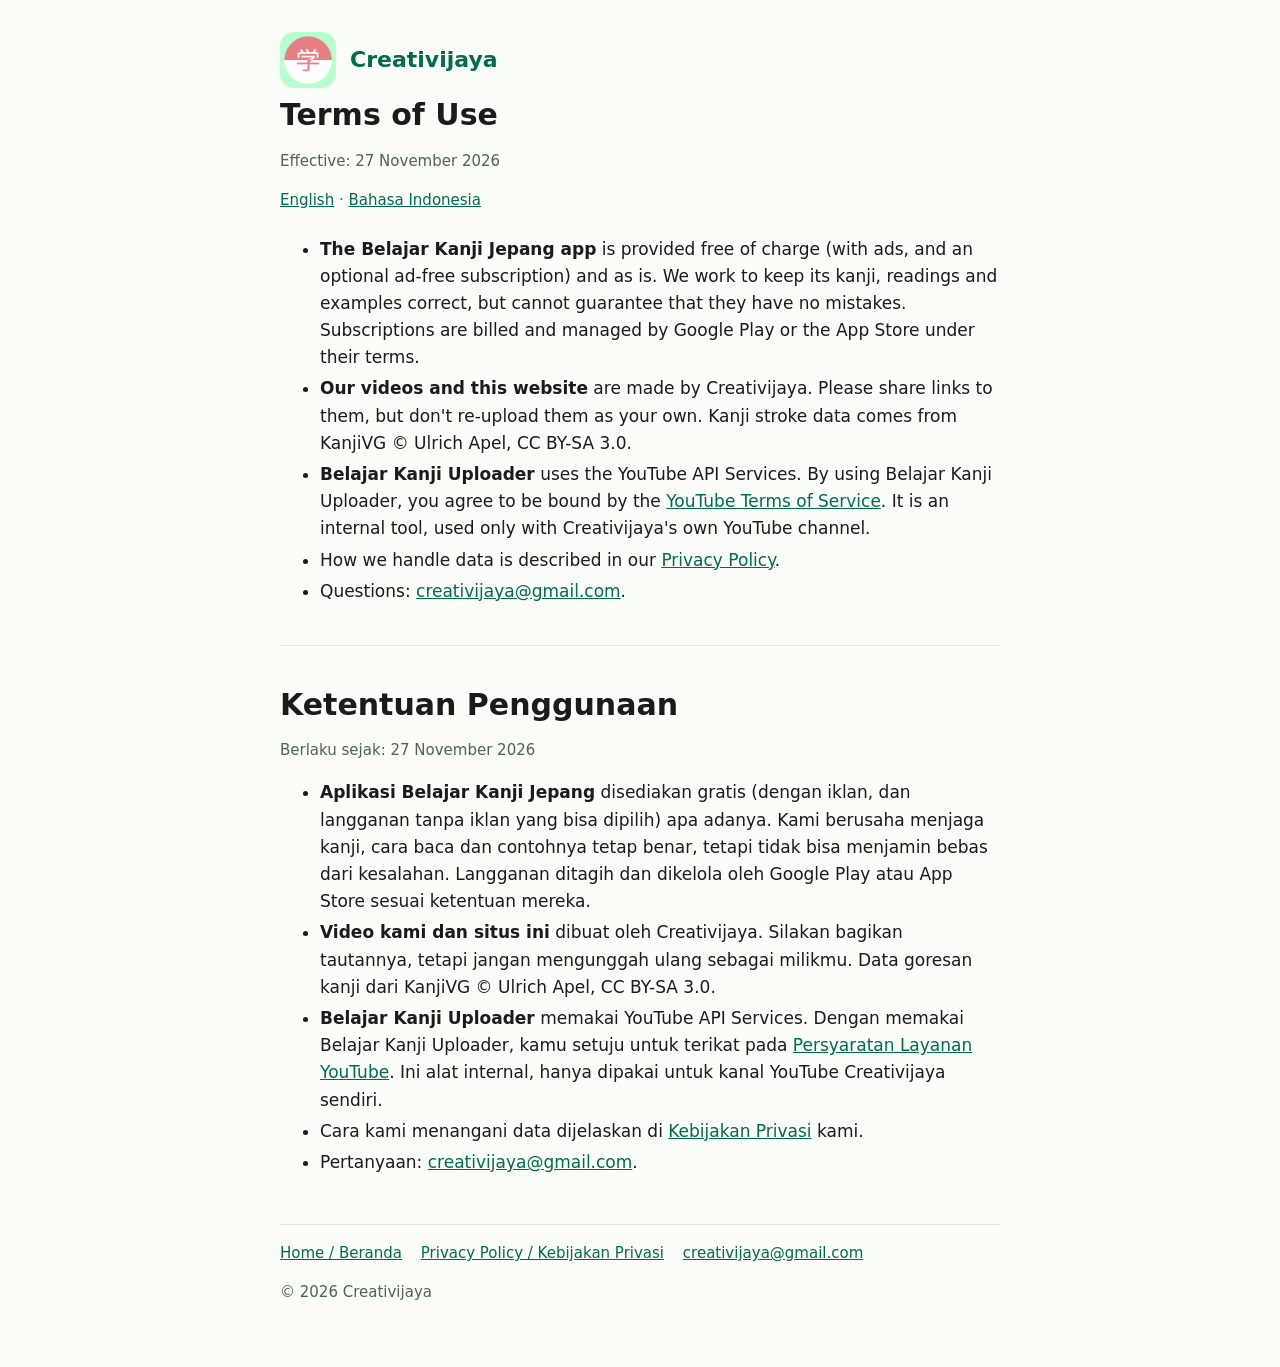
<file: terms.html>
<!doctype html>
<html lang="en">
<head>
<meta charset="utf-8">
<meta name="viewport" content="width=device-width, initial-scale=1">
<title>Terms / Ketentuan: Creativijaya</title>
<link rel="icon" href="logo.png">
<link rel="stylesheet" href="style.css">
</head>
<body>
<div class="wrap">

<header class="top">
  <img src="logo.png" alt="Belajar Kanji Jepang app icon">
  <a class="name" href="./">Creativijaya</a>
</header>

<h1>Terms of Use</h1>
<p class="meta">Effective: 27 November 2026</p>
<nav class="lang"><a href="#en">English</a> · <a href="#id">Bahasa Indonesia</a></nav>

<section id="en" lang="en">
<ul>
  <li><b>The Belajar Kanji Jepang app</b> is provided free of charge (with ads, and an optional ad-free subscription) and as is. We work to keep its kanji, readings and examples correct, but cannot guarantee that they have no mistakes. Subscriptions are billed and managed by Google Play or the App Store under their terms.</li>
  <li><b>Our videos and this website</b> are made by Creativijaya. Please share links to them, but don't re-upload them as your own. Kanji stroke data comes from KanjiVG © Ulrich Apel, CC BY-SA 3.0.</li>
  <li><b>Belajar Kanji Uploader</b> uses the YouTube API Services. By using Belajar Kanji Uploader, you agree to be bound by the <a href="https://www.youtube.com/t/terms">YouTube Terms of Service</a>. It is an internal tool, used only with Creativijaya's own YouTube channel.</li>
  <li>How we handle data is described in our <a href="privacy.html">Privacy Policy</a>.</li>
  <li>Questions: <a href="mailto:creativijaya@gmail.com">creativijaya@gmail.com</a>.</li>
</ul>
</section>

<hr>

<section id="id" lang="id">
<h1>Ketentuan Penggunaan</h1>
<p class="meta">Berlaku sejak: 27 November 2026</p>
<ul>
  <li><b>Aplikasi Belajar Kanji Jepang</b> disediakan gratis (dengan iklan, dan langganan tanpa iklan yang bisa dipilih) apa adanya. Kami berusaha menjaga kanji, cara baca dan contohnya tetap benar, tetapi tidak bisa menjamin bebas dari kesalahan. Langganan ditagih dan dikelola oleh Google Play atau App Store sesuai ketentuan mereka.</li>
  <li><b>Video kami dan situs ini</b> dibuat oleh Creativijaya. Silakan bagikan tautannya, tetapi jangan mengunggah ulang sebagai milikmu. Data goresan kanji dari KanjiVG © Ulrich Apel, CC BY-SA 3.0.</li>
  <li><b>Belajar Kanji Uploader</b> memakai YouTube API Services. Dengan memakai Belajar Kanji Uploader, kamu setuju untuk terikat pada <a href="https://www.youtube.com/t/terms">Persyaratan Layanan YouTube</a>. Ini alat internal, hanya dipakai untuk kanal YouTube Creativijaya sendiri.</li>
  <li>Cara kami menangani data dijelaskan di <a href="privacy.html">Kebijakan Privasi</a> kami.</li>
  <li>Pertanyaan: <a href="mailto:creativijaya@gmail.com">creativijaya@gmail.com</a>.</li>
</ul>
</section>

<footer>
  <a href="./">Home / Beranda</a>
  <a href="privacy.html">Privacy Policy / Kebijakan Privasi</a>
  <a href="mailto:creativijaya@gmail.com">creativijaya@gmail.com</a>
  <p>© 2026 Creativijaya</p>
</footer>

</div>
</body>
</html>
</file>
<file: style.css>
/* Creativijaya site (GitHub Pages). Colours are the app's light theme (belajar-kanji-kmp colors.xml), same as
   src/brand/tokens.ts. No web fonts, no scripts, no cookies: the page loads nothing from other hosts. */
:root {
  --primary: #006C49;
  --secondary: #4D6356;
  --bg: #FBFDF8;
  --card: #FFFFFF;
  --text: #191C1A;
  --muted: #4D6356;
  --gold: #DAA520;
  --line: #DCE5DE;
  --radius: 16px;
}
* { box-sizing: border-box; }
html { -webkit-text-size-adjust: 100%; }
body {
  margin: 0;
  background: var(--bg);
  color: var(--text);
  font: 17px/1.6 "M PLUS Rounded 1c", system-ui, -apple-system, "Segoe UI", Roboto, "Helvetica Neue", Arial, sans-serif;
}
a { color: var(--primary); }
.wrap { max-width: 760px; margin: 0 auto; padding: 32px 20px 48px; }
header.top { display: flex; align-items: center; gap: 14px; margin-bottom: 8px; }
header.top img { width: 56px; height: 56px; border-radius: 14px; }
header.top .name { font-weight: 800; font-size: 22px; color: var(--primary); text-decoration: none; }
nav.lang { font-size: 15px; margin: 4px 0 24px; color: var(--muted); }
h1 { font-size: 30px; line-height: 1.25; margin: 8px 0 8px; }
h2 { font-size: 22px; margin: 36px 0 8px; color: var(--primary); }
h3 { font-size: 18px; margin: 24px 0 4px; }
.lead { font-size: 19px; color: var(--muted); margin-top: 0; }
.card {
  background: var(--card);
  border: 1px solid var(--line);
  border-radius: var(--radius);
  padding: 20px 22px;
  margin: 16px 0;
}
.card h2 { margin-top: 0; }
.buttons { display: flex; flex-wrap: wrap; gap: 10px; margin-top: 12px; }
.btn {
  display: inline-block;
  padding: 12px 18px;
  border-radius: 999px;
  background: var(--primary);
  color: #FFFFFF;
  font-weight: 700;
  text-decoration: none;
}
.btn.alt { background: transparent; color: var(--primary); border: 2px solid var(--primary); }
.tag { display: inline-block; font-size: 13px; font-weight: 700; color: var(--text); background: var(--gold); border-radius: 999px; padding: 2px 10px; }
.meta { color: var(--muted); font-size: 15px; }
hr { border: 0; border-top: 1px solid var(--line); margin: 40px 0; }
footer { margin-top: 48px; padding-top: 16px; border-top: 1px solid var(--line); font-size: 15px; color: var(--muted); }
footer a { margin-right: 14px; }
li { margin: 4px 0; }
</file>
